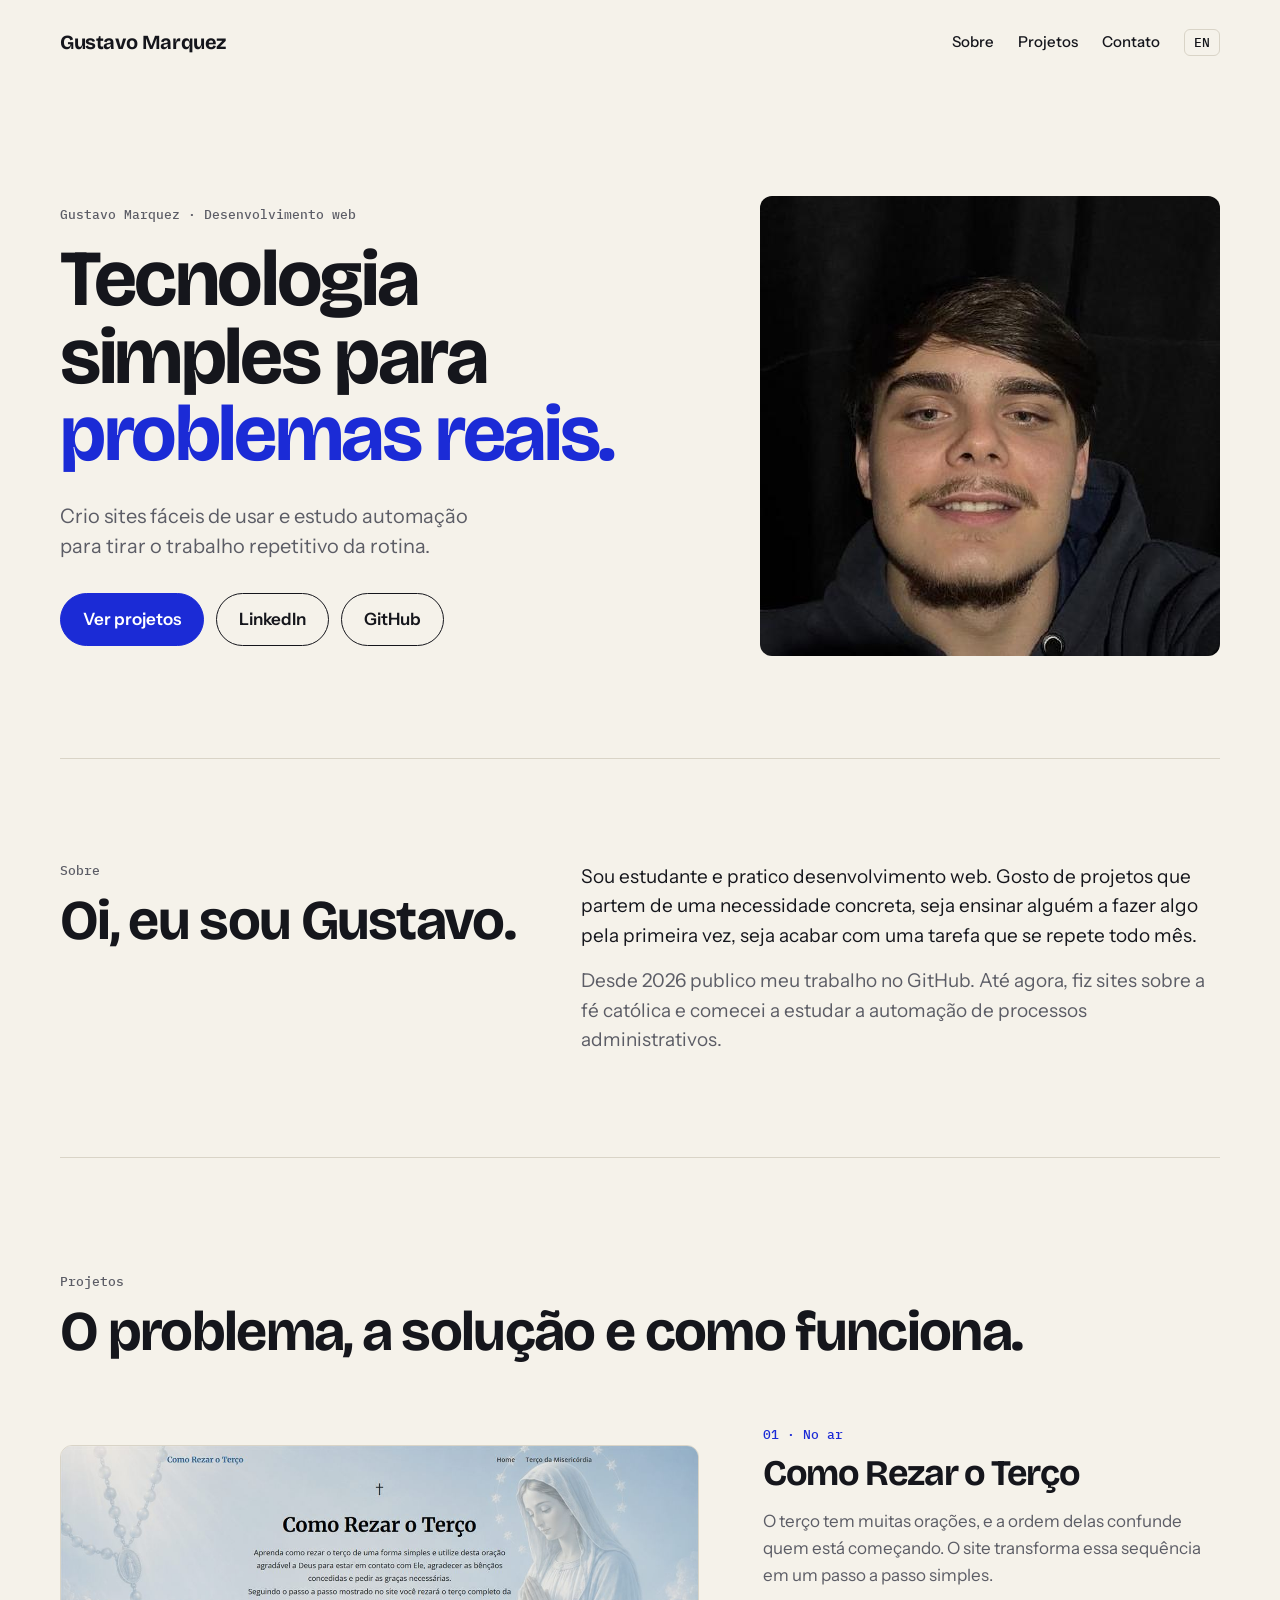
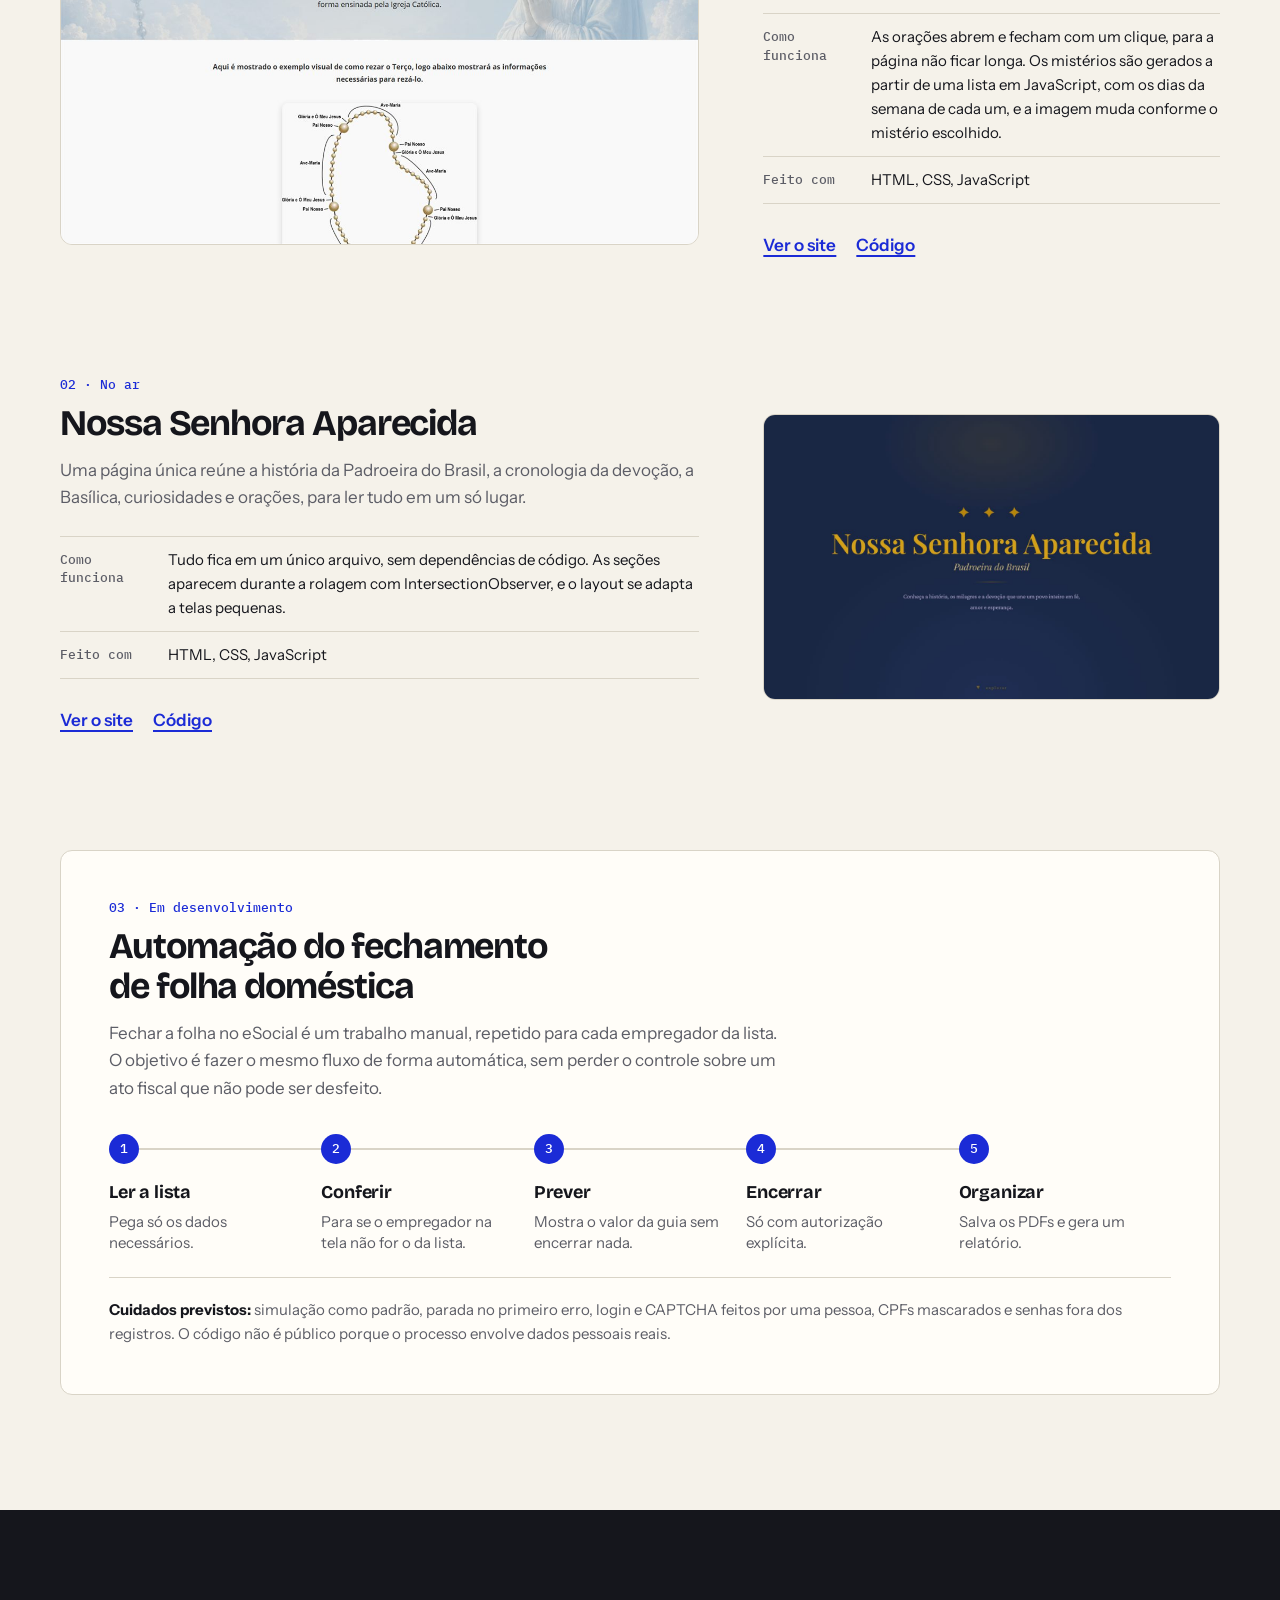
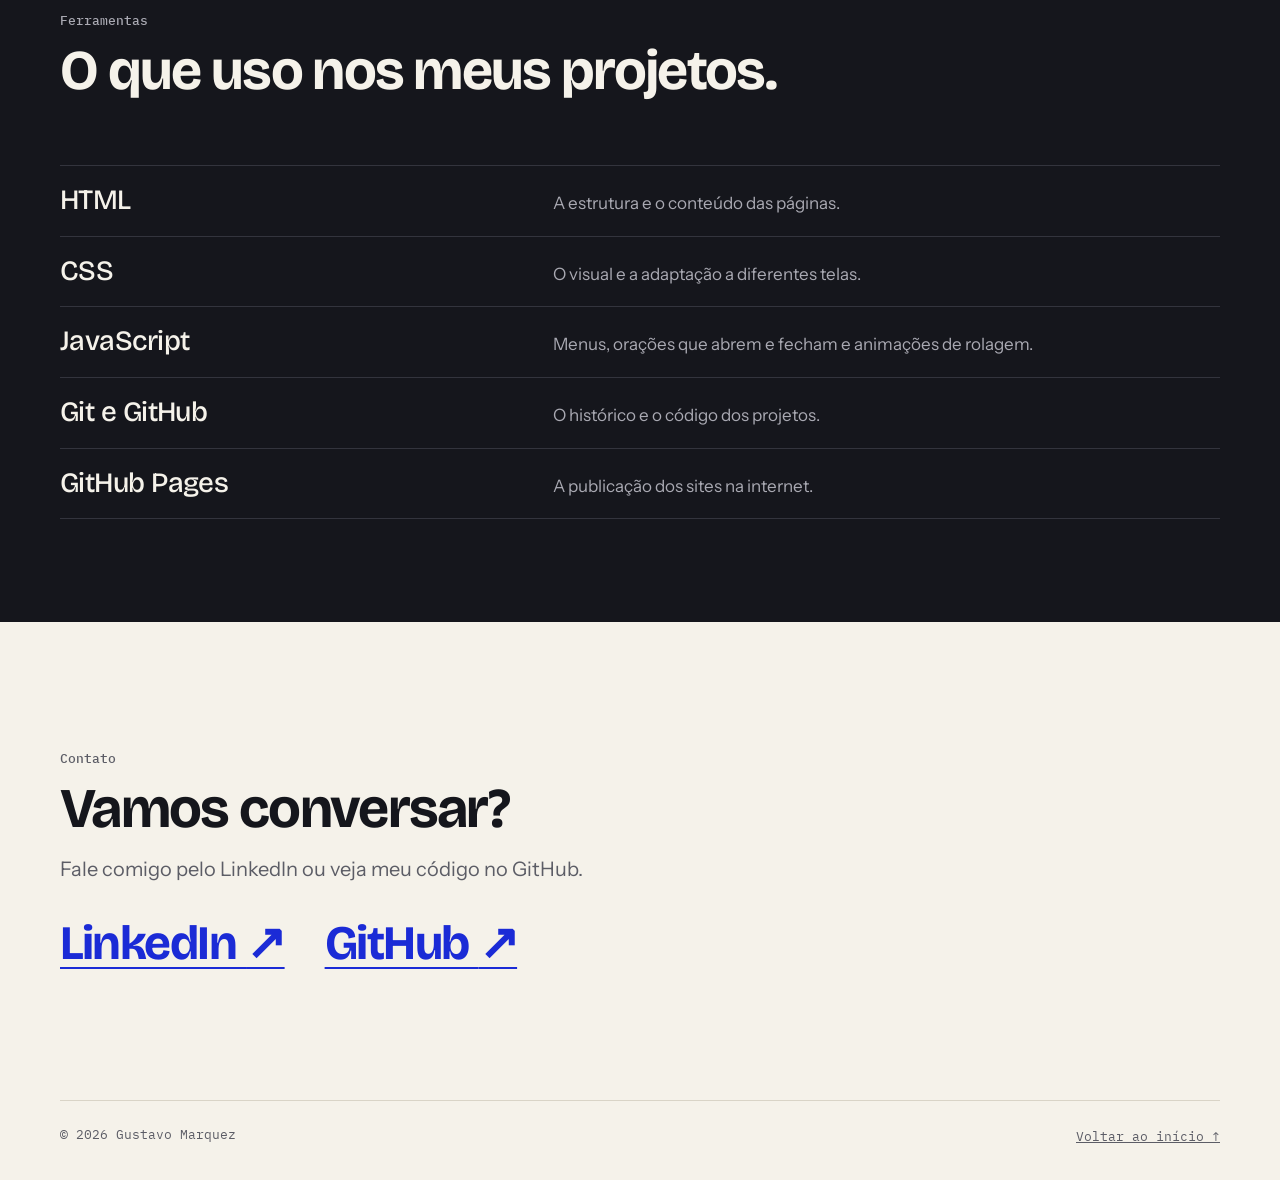
<file: index.html>
<!doctype html>
<html lang="pt-BR">
<head>
  <meta charset="utf-8">
  <meta name="viewport" content="width=device-width, initial-scale=1">
  <title>Gustavo Marquez · Desenvolvimento web</title>
  <meta name="description" content="Portfólio de Gustavo Marquez: sites fáceis de usar e automação de tarefas repetitivas.">
  <link rel="canonical" href="https://uaimarquez.github.io/">
  <link rel="alternate" hreflang="pt-BR" href="https://uaimarquez.github.io/">
  <link rel="alternate" hreflang="en" href="https://uaimarquez.github.io/en/">
  <meta property="og:title" content="Gustavo Marquez · Desenvolvimento web">
  <meta property="og:description" content="Sites fáceis de usar e automação de tarefas repetitivas.">
  <meta property="og:type" content="website">
  <meta property="og:url" content="https://uaimarquez.github.io/">
  <meta property="og:image" content="https://uaimarquez.github.io/assets/og.jpg">
  <meta property="og:image:width" content="1200">
  <meta property="og:image:height" content="630">
  <meta name="twitter:card" content="summary_large_image">
  <meta name="theme-color" content="#f5f2ea">
  <link rel="icon" href="data:image/svg+xml,%3Csvg xmlns='http://www.w3.org/2000/svg' viewBox='0 0 32 32'%3E%3Crect width='32' height='32' rx='7' fill='%231b2bd6'/%3E%3Ctext x='16' y='23' font-family='Arial' font-weight='700' font-size='20' fill='white' text-anchor='middle'%3EG%3C/text%3E%3C/svg%3E">
  <link rel="preconnect" href="https://fonts.googleapis.com">
  <link rel="preconnect" href="https://fonts.gstatic.com" crossorigin>
  <link href="https://fonts.googleapis.com/css2?family=Bricolage+Grotesque:opsz,wght@12..96,500;12..96,700&family=IBM+Plex+Mono:wght@400;500&family=Instrument+Sans:wght@400;500;600&display=swap" rel="stylesheet">
  <link rel="stylesheet" href="style.css?v=4">
</head>
<body>
  <a class="skip" href="#conteudo">Pular para o conteúdo</a>

  <header class="top wrap">
    <a class="brand" href="#inicio">Gustavo Marquez</a>
    <nav aria-label="Principal">
      <a href="#sobre">Sobre</a>
      <a href="#projetos">Projetos</a>
      <a href="#contato">Contato</a>
      <a class="lang" href="en/" hreflang="en" lang="en" aria-label="Read this page in English">EN</a>
    </nav>
  </header>

  <main id="conteudo">
    <section class="hero wrap" id="inicio">
      <div class="hero-text">
        <p class="eyebrow">Gustavo Marquez · Desenvolvimento web</p>
        <h1>Tecnologia simples para <span>problemas reais.</span></h1>
        <p class="lead">Crio sites fáceis de usar e estudo automação para tirar o trabalho repetitivo da rotina.</p>
        <div class="actions">
          <a class="btn primary" href="#projetos">Ver projetos</a>
          <a class="btn" href="https://www.linkedin.com/in/uaimarquez/" rel="noopener">LinkedIn</a>
          <a class="btn" href="https://github.com/uaimarquez" rel="noopener">GitHub</a>
        </div>
      </div>
      <figure class="portrait">
        <img src="assets/foto.jpg?v=2" width="400" height="400" alt="Retrato de Gustavo Marquez, de moletom escuro, sorrindo para a câmera">
      </figure>
    </section>

    <section class="about wrap" id="sobre" aria-labelledby="sobre-titulo">
      <div>
        <p class="eyebrow">Sobre</p>
        <h2 id="sobre-titulo">Oi, eu sou Gustavo.</h2>
      </div>
      <div class="about-text">
        <p>Sou estudante e pratico desenvolvimento web. Gosto de projetos que partem de uma necessidade concreta, seja ensinar alguém a fazer algo pela primeira vez, seja acabar com uma tarefa que se repete todo mês.</p>
        <p>Desde 2026 publico meu trabalho no GitHub. Até agora, fiz sites sobre a fé católica e comecei a estudar a automação de processos administrativos.</p>
      </div>
    </section>

    <section class="projects wrap" id="projetos" aria-labelledby="projetos-titulo">
      <div class="section-head">
        <p class="eyebrow">Projetos</p>
        <h2 id="projetos-titulo">O problema, a solução e como funciona.</h2>
      </div>

      <article class="project">
        <a class="shot" href="https://uaimarquez.github.io/como-rezar-o-terco/" rel="noopener" aria-label="Abrir o site Como Rezar o Terço">
          <img src="assets/terco.jpg" width="1200" height="750" loading="lazy" alt="Página inicial do site Como Rezar o Terço, com um céu claro e o título centralizado">
        </a>
        <div class="project-body">
          <p class="index">01 · No ar</p>
          <h3>Como Rezar o Terço</h3>
          <p>O terço tem muitas orações, e a ordem delas confunde quem está começando. O site transforma essa sequência em um passo a passo simples.</p>
          <dl class="facts">
            <div><dt>Como funciona</dt><dd>As orações abrem e fecham com um clique, para a página não ficar longa. Os mistérios são gerados a partir de uma lista em JavaScript, com os dias da semana de cada um, e a imagem muda conforme o mistério escolhido.</dd></div>
            <div><dt>Feito com</dt><dd>HTML, CSS, JavaScript</dd></div>
          </dl>
          <p class="links">
            <a href="https://uaimarquez.github.io/como-rezar-o-terco/" rel="noopener">Ver o site</a>
            <a href="https://github.com/uaimarquez/como-rezar-o-terco" rel="noopener">Código</a>
          </p>
        </div>
      </article>

      <article class="project flip">
        <a class="shot" href="https://uaimarquez.github.io/NossaSenhoraAparecida/" rel="noopener" aria-label="Abrir o site Nossa Senhora Aparecida">
          <img src="assets/aparecida.jpg" width="1200" height="750" loading="lazy" alt="Página inicial do site Nossa Senhora Aparecida, com título dourado sobre fundo azul-marinho">
        </a>
        <div class="project-body">
          <p class="index">02 · No ar</p>
          <h3>Nossa Senhora Aparecida</h3>
          <p>Uma página única reúne a história da Padroeira do Brasil, a cronologia da devoção, a Basílica, curiosidades e orações, para ler tudo em um só lugar.</p>
          <dl class="facts">
            <div><dt>Como funciona</dt><dd>Tudo fica em um único arquivo, sem dependências de código. As seções aparecem durante a rolagem com IntersectionObserver, e o layout se adapta a telas pequenas.</dd></div>
            <div><dt>Feito com</dt><dd>HTML, CSS, JavaScript</dd></div>
          </dl>
          <p class="links">
            <a href="https://uaimarquez.github.io/NossaSenhoraAparecida/" rel="noopener">Ver o site</a>
            <a href="https://github.com/uaimarquez/NossaSenhoraAparecida" rel="noopener">Código</a>
          </p>
        </div>
      </article>

      <article class="study">
        <div class="study-head">
          <p class="index">03 · Em desenvolvimento</p>
          <h3>Automação do fechamento de folha doméstica</h3>
          <p>Fechar a folha no eSocial é um trabalho manual, repetido para cada empregador da lista. O objetivo é fazer o mesmo fluxo de forma automática, sem perder o controle sobre um ato fiscal que não pode ser desfeito.</p>
        </div>
        <ol class="flow" aria-label="Etapas do fluxo planejado">
          <li><strong>Ler a lista</strong><span>Pega só os dados necessários.</span></li>
          <li><strong>Conferir</strong><span>Para se o empregador na tela não for o da lista.</span></li>
          <li><strong>Prever</strong><span>Mostra o valor da guia sem encerrar nada.</span></li>
          <li><strong>Encerrar</strong><span>Só com autorização explícita.</span></li>
          <li><strong>Organizar</strong><span>Salva os PDFs e gera um relatório.</span></li>
        </ol>
        <p class="study-note"><strong>Cuidados previstos:</strong> simulação como padrão, parada no primeiro erro, login e CAPTCHA feitos por uma pessoa, CPFs mascarados e senhas fora dos registros. O código não é público porque o processo envolve dados pessoais reais.</p>
      </article>
    </section>

    <section class="tools" id="ferramentas" aria-labelledby="ferramentas-titulo">
      <div class="wrap">
        <div class="section-head">
          <p class="eyebrow">Ferramentas</p>
          <h2 id="ferramentas-titulo">O que uso nos meus projetos.</h2>
        </div>
        <ul class="tool-list">
          <li><strong>HTML</strong><span>A estrutura e o conteúdo das páginas.</span></li>
          <li><strong>CSS</strong><span>O visual e a adaptação a diferentes telas.</span></li>
          <li><strong>JavaScript</strong><span>Menus, orações que abrem e fecham e animações de rolagem.</span></li>
          <li><strong>Git e GitHub</strong><span>O histórico e o código dos projetos.</span></li>
          <li><strong>GitHub Pages</strong><span>A publicação dos sites na internet.</span></li>
        </ul>
      </div>
    </section>

    <section class="contact wrap" id="contato" aria-labelledby="contato-titulo">
      <p class="eyebrow">Contato</p>
      <h2 id="contato-titulo">Vamos conversar?</h2>
      <p class="lead">Fale comigo pelo LinkedIn ou veja meu código no GitHub.</p>
      <div class="big-links">
        <a class="big-link" href="https://www.linkedin.com/in/uaimarquez/" rel="noopener">LinkedIn <span aria-hidden="true">↗</span></a>
        <a class="big-link" href="https://github.com/uaimarquez" rel="noopener">GitHub <span aria-hidden="true">↗</span></a>
      </div>
    </section>
  </main>

  <footer class="wrap foot">
    <span>© 2026 Gustavo Marquez</span>
    <a href="#inicio">Voltar ao início ↑</a>
  </footer>
</body>
</html>
</file>
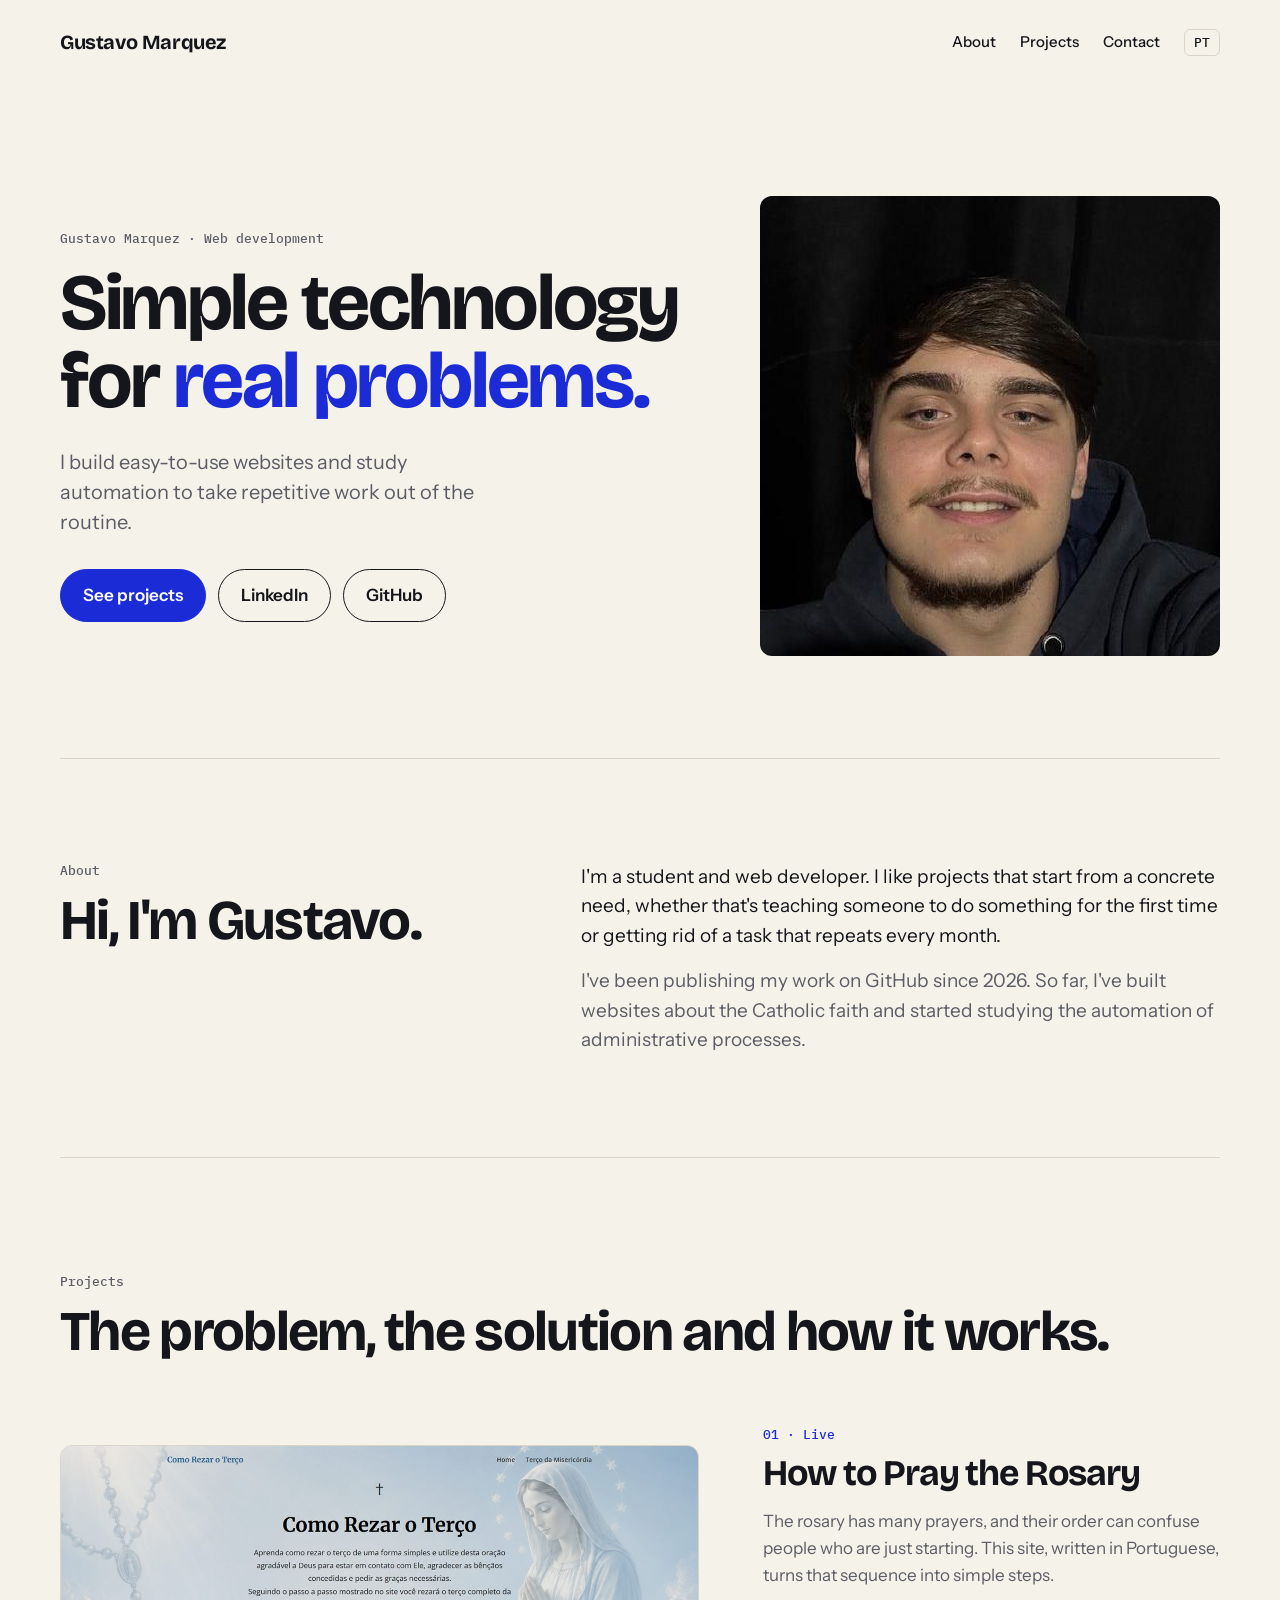
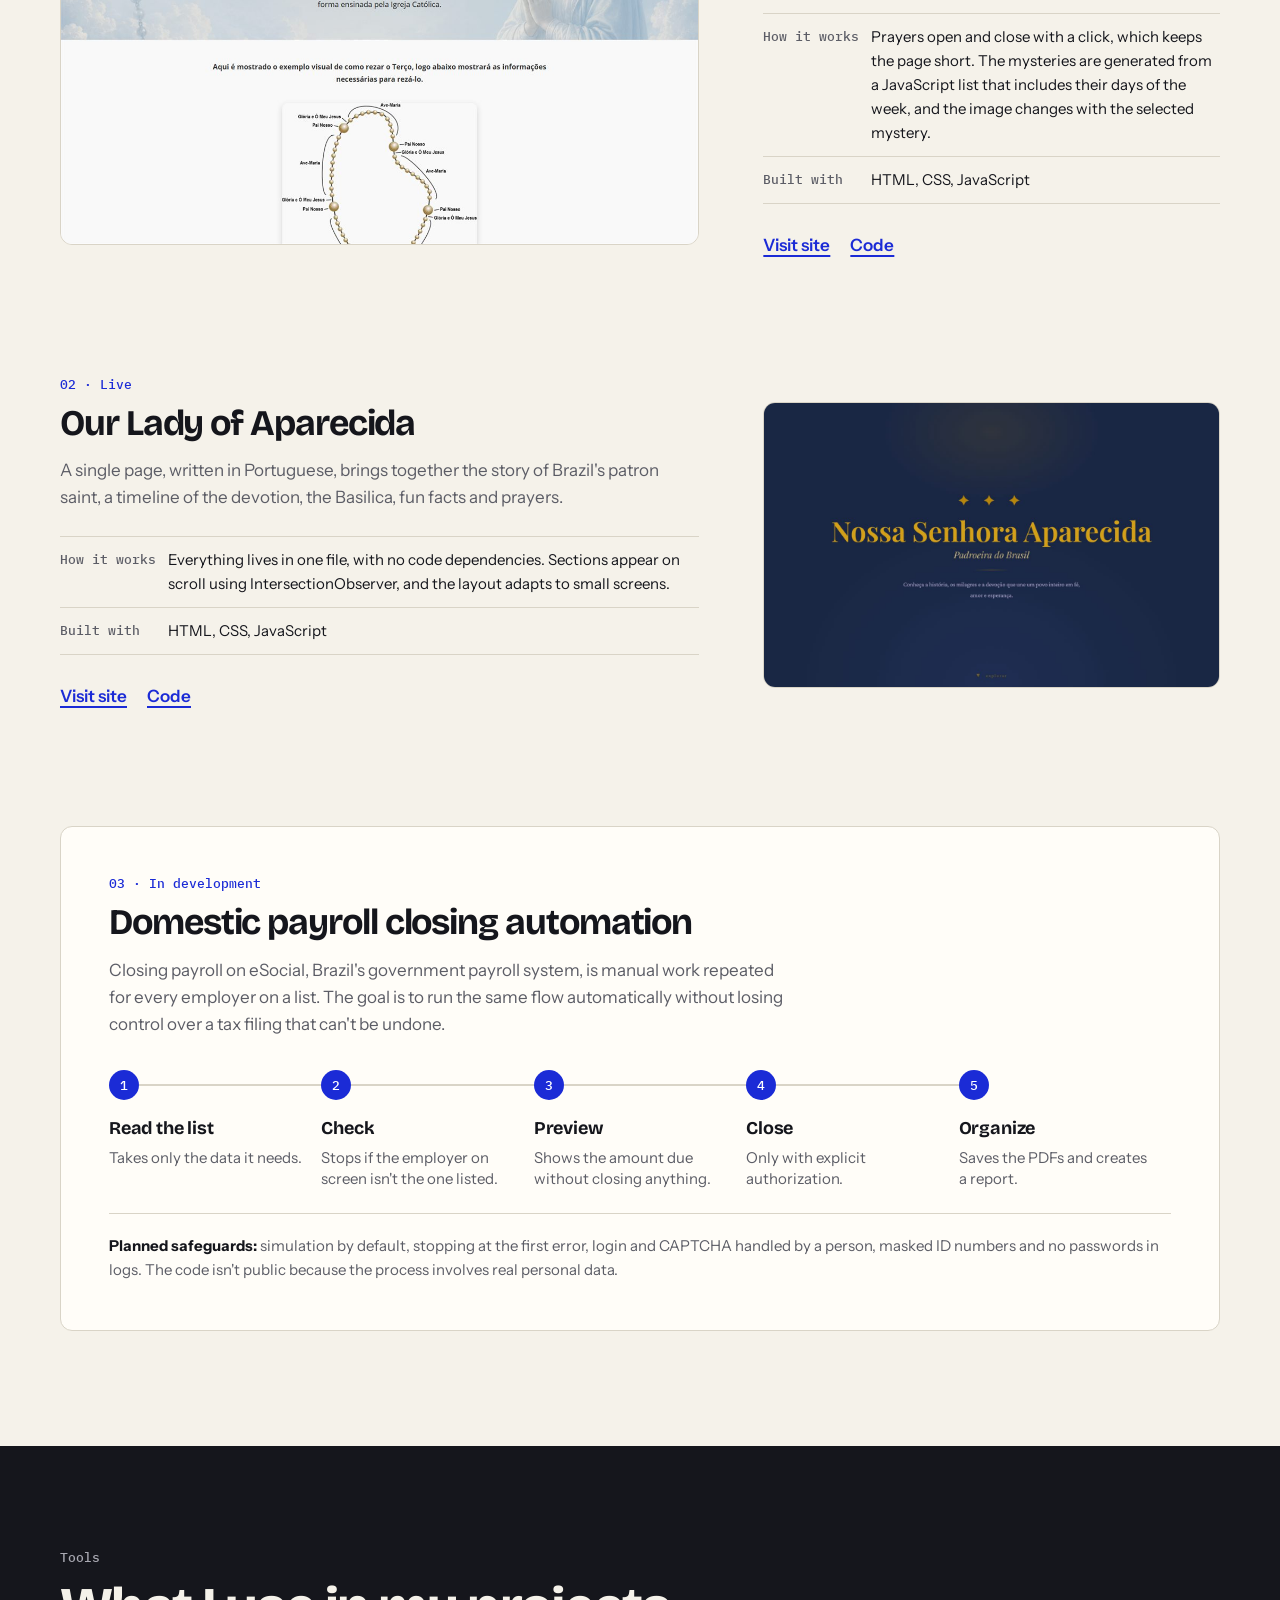
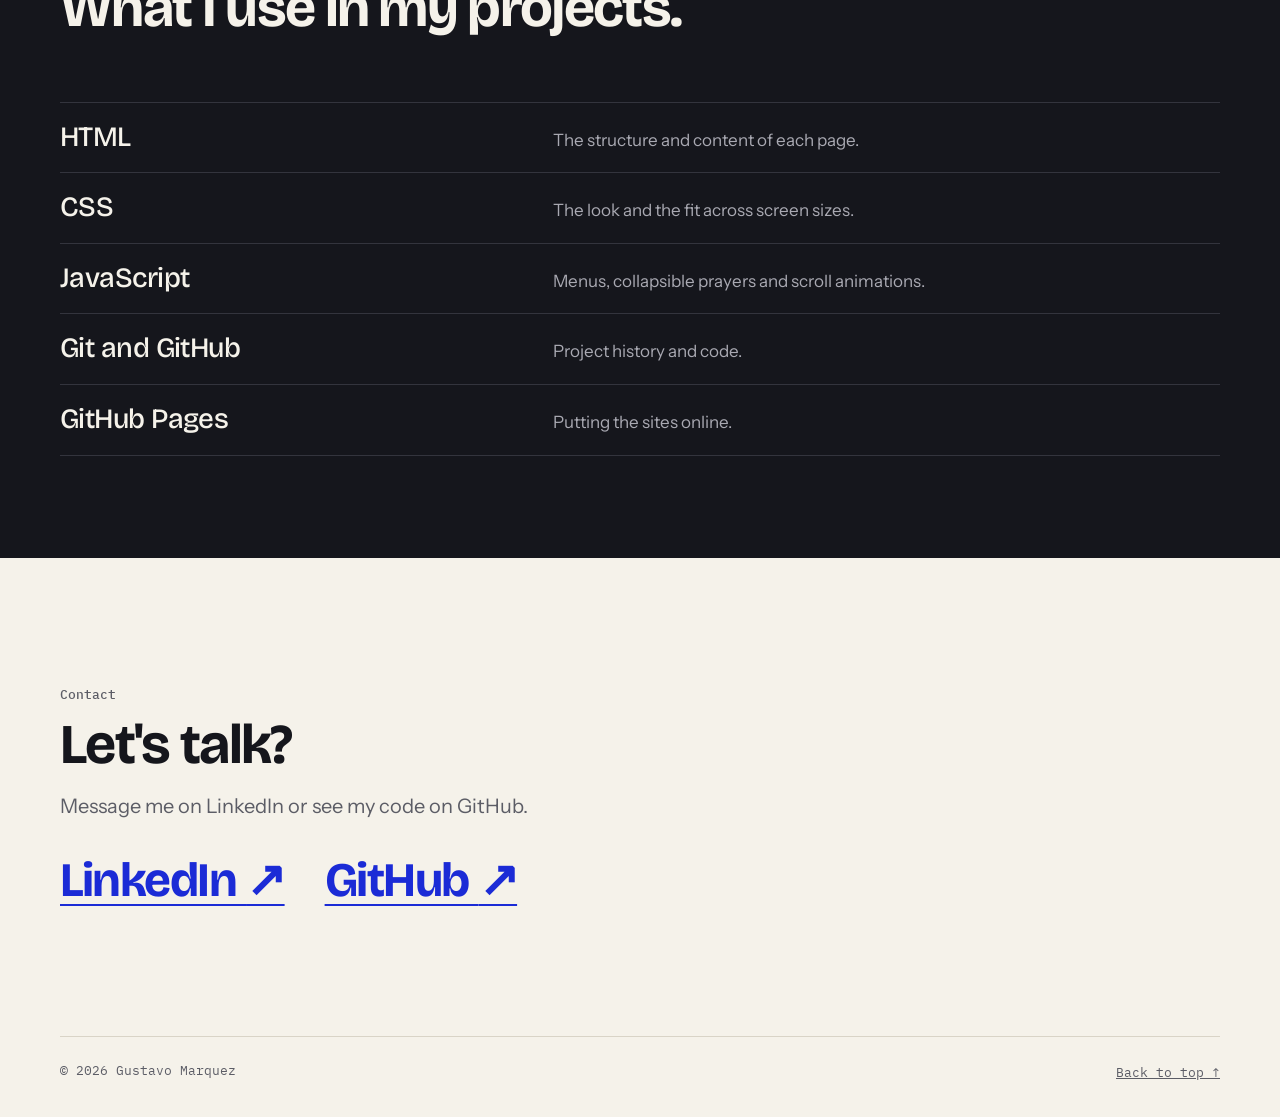
<file: en/index.html>
<!doctype html>
<html lang="en">
<head>
  <meta charset="utf-8">
  <meta name="viewport" content="width=device-width, initial-scale=1">
  <title>Gustavo Marquez · Web development</title>
  <meta name="description" content="Portfolio of Gustavo Marquez, a student and web developer: easy-to-use websites and automation of repetitive work.">
  <link rel="canonical" href="https://uaimarquez.github.io/en/">
  <link rel="alternate" hreflang="pt-BR" href="https://uaimarquez.github.io/">
  <link rel="alternate" hreflang="en" href="https://uaimarquez.github.io/en/">
  <meta property="og:title" content="Gustavo Marquez · Web development">
  <meta property="og:description" content="Easy-to-use websites and automation of repetitive work.">
  <meta property="og:type" content="website">
  <meta property="og:url" content="https://uaimarquez.github.io/en/">
  <meta property="og:image" content="https://uaimarquez.github.io/assets/og.jpg">
  <meta property="og:image:width" content="1200">
  <meta property="og:image:height" content="630">
  <meta name="twitter:card" content="summary_large_image">
  <meta name="theme-color" content="#f5f2ea">
  <link rel="icon" href="data:image/svg+xml,%3Csvg xmlns='http://www.w3.org/2000/svg' viewBox='0 0 32 32'%3E%3Crect width='32' height='32' rx='7' fill='%231b2bd6'/%3E%3Ctext x='16' y='23' font-family='Arial' font-weight='700' font-size='20' fill='white' text-anchor='middle'%3EG%3C/text%3E%3C/svg%3E">
  <link rel="preconnect" href="https://fonts.googleapis.com">
  <link rel="preconnect" href="https://fonts.gstatic.com" crossorigin>
  <link href="https://fonts.googleapis.com/css2?family=Bricolage+Grotesque:opsz,wght@12..96,500;12..96,700&family=IBM+Plex+Mono:wght@400;500&family=Instrument+Sans:wght@400;500;600&display=swap" rel="stylesheet">
  <link rel="stylesheet" href="../style.css?v=4">
</head>
<body>
  <a class="skip" href="#content">Skip to content</a>

  <header class="top wrap">
    <a class="brand" href="#home">Gustavo Marquez</a>
    <nav aria-label="Main">
      <a href="#about">About</a>
      <a href="#projects">Projects</a>
      <a href="#contact">Contact</a>
      <a class="lang" href="../" hreflang="pt-BR" lang="pt-BR" aria-label="Ler esta página em português">PT</a>
    </nav>
  </header>

  <main id="content">
    <section class="hero wrap" id="home">
      <div class="hero-text">
        <p class="eyebrow">Gustavo Marquez · Web development</p>
        <h1>Simple technology for <span>real problems.</span></h1>
        <p class="lead">I build easy-to-use websites and study automation to take repetitive work out of the routine.</p>
        <div class="actions">
          <a class="btn primary" href="#projects">See projects</a>
          <a class="btn" href="https://www.linkedin.com/in/uaimarquez/" rel="noopener">LinkedIn</a>
          <a class="btn" href="https://github.com/uaimarquez" rel="noopener">GitHub</a>
        </div>
      </div>
      <figure class="portrait">
        <img src="../assets/foto.jpg?v=2" width="400" height="400" alt="Portrait of Gustavo Marquez in a dark hoodie, smiling at the camera">
      </figure>
    </section>

    <section class="about wrap" id="about" aria-labelledby="about-title">
      <div>
        <p class="eyebrow">About</p>
        <h2 id="about-title">Hi, I'm Gustavo.</h2>
      </div>
      <div class="about-text">
        <p>I'm a student and web developer. I like projects that start from a concrete need, whether that's teaching someone to do something for the first time or getting rid of a task that repeats every month.</p>
        <p>I've been publishing my work on GitHub since 2026. So far, I've built websites about the Catholic faith and started studying the automation of administrative processes.</p>
      </div>
    </section>

    <section class="projects wrap" id="projects" aria-labelledby="projects-title">
      <div class="section-head">
        <p class="eyebrow">Projects</p>
        <h2 id="projects-title">The problem, the solution and how it works.</h2>
      </div>

      <article class="project">
        <a class="shot" href="https://uaimarquez.github.io/como-rezar-o-terco/" rel="noopener" aria-label="Open the How to Pray the Rosary website">
          <img src="../assets/terco.jpg" width="1200" height="750" loading="lazy" alt="Home page of the How to Pray the Rosary website, with a pale sky and a centered title">
        </a>
        <div class="project-body">
          <p class="index">01 · Live</p>
          <h3>How to Pray the Rosary</h3>
          <p>The rosary has many prayers, and their order can confuse people who are just starting. This site, written in Portuguese, turns that sequence into simple steps.</p>
          <dl class="facts">
            <div><dt>How it works</dt><dd>Prayers open and close with a click, which keeps the page short. The mysteries are generated from a JavaScript list that includes their days of the week, and the image changes with the selected mystery.</dd></div>
            <div><dt>Built with</dt><dd>HTML, CSS, JavaScript</dd></div>
          </dl>
          <p class="links">
            <a href="https://uaimarquez.github.io/como-rezar-o-terco/" rel="noopener">Visit site</a>
            <a href="https://github.com/uaimarquez/como-rezar-o-terco" rel="noopener">Code</a>
          </p>
        </div>
      </article>

      <article class="project flip">
        <a class="shot" href="https://uaimarquez.github.io/NossaSenhoraAparecida/" rel="noopener" aria-label="Open the Our Lady of Aparecida website">
          <img src="../assets/aparecida.jpg" width="1200" height="750" loading="lazy" alt="Home page of the Our Lady of Aparecida website, with a gold title on a navy background">
        </a>
        <div class="project-body">
          <p class="index">02 · Live</p>
          <h3>Our Lady of Aparecida</h3>
          <p>A single page, written in Portuguese, brings together the story of Brazil's patron saint, a timeline of the devotion, the Basilica, fun facts and prayers.</p>
          <dl class="facts">
            <div><dt>How it works</dt><dd>Everything lives in one file, with no code dependencies. Sections appear on scroll using IntersectionObserver, and the layout adapts to small screens.</dd></div>
            <div><dt>Built with</dt><dd>HTML, CSS, JavaScript</dd></div>
          </dl>
          <p class="links">
            <a href="https://uaimarquez.github.io/NossaSenhoraAparecida/" rel="noopener">Visit site</a>
            <a href="https://github.com/uaimarquez/NossaSenhoraAparecida" rel="noopener">Code</a>
          </p>
        </div>
      </article>

      <article class="study">
        <div class="study-head">
          <p class="index">03 · In development</p>
          <h3>Domestic payroll closing automation</h3>
          <p>Closing payroll on eSocial, Brazil's government payroll system, is manual work repeated for every employer on a list. The goal is to run the same flow automatically without losing control over a tax filing that can't be undone.</p>
        </div>
        <ol class="flow" aria-label="Steps of the planned flow">
          <li><strong>Read the list</strong><span>Takes only the data it needs.</span></li>
          <li><strong>Check</strong><span>Stops if the employer on screen isn't the one listed.</span></li>
          <li><strong>Preview</strong><span>Shows the amount due without closing anything.</span></li>
          <li><strong>Close</strong><span>Only with explicit authorization.</span></li>
          <li><strong>Organize</strong><span>Saves the PDFs and creates a report.</span></li>
        </ol>
        <p class="study-note"><strong>Planned safeguards:</strong> simulation by default, stopping at the first error, login and CAPTCHA handled by a person, masked ID numbers and no passwords in logs. The code isn't public because the process involves real personal data.</p>
      </article>
    </section>

    <section class="tools" id="tools" aria-labelledby="tools-title">
      <div class="wrap">
        <div class="section-head">
          <p class="eyebrow">Tools</p>
          <h2 id="tools-title">What I use in my projects.</h2>
        </div>
        <ul class="tool-list">
          <li><strong>HTML</strong><span>The structure and content of each page.</span></li>
          <li><strong>CSS</strong><span>The look and the fit across screen sizes.</span></li>
          <li><strong>JavaScript</strong><span>Menus, collapsible prayers and scroll animations.</span></li>
          <li><strong>Git and GitHub</strong><span>Project history and code.</span></li>
          <li><strong>GitHub Pages</strong><span>Putting the sites online.</span></li>
        </ul>
      </div>
    </section>

    <section class="contact wrap" id="contact" aria-labelledby="contact-title">
      <p class="eyebrow">Contact</p>
      <h2 id="contact-title">Let's talk?</h2>
      <p class="lead">Message me on LinkedIn or see my code on GitHub.</p>
      <div class="big-links">
        <a class="big-link" href="https://www.linkedin.com/in/uaimarquez/" rel="noopener">LinkedIn <span aria-hidden="true">↗</span></a>
        <a class="big-link" href="https://github.com/uaimarquez" rel="noopener">GitHub <span aria-hidden="true">↗</span></a>
      </div>
    </section>
  </main>

  <footer class="wrap foot">
    <span>© 2026 Gustavo Marquez</span>
    <a href="#home">Back to top ↑</a>
  </footer>
</body>
</html>
</file>
<file: style.css>
:root {
  --bg: #f5f2ea;
  --surface: #fffdf8;
  --ink: #15161c;
  --muted: #5c5d66;
  --line: #d9d4c7;
  --accent: #1b2bd6;
  --on-accent: #ffffff;
  --band: #15161c;
  --band-ink: #f5f2ea;
  --band-muted: #a9a9b2;
  --band-line: #33343d;
  --display: "Bricolage Grotesque", "Segoe UI", sans-serif;
  --body: "Instrument Sans", "Segoe UI", sans-serif;
  --mono: "IBM Plex Mono", Consolas, monospace;
}

@media (prefers-color-scheme: dark) {
  :root {
    --bg: #121318;
    --surface: #1b1c23;
    --ink: #f2efe7;
    --muted: #a9a9b2;
    --line: #30313a;
    --accent: #8d97ff;
    --on-accent: #10111a;
    --band: #1b1c23;
    --band-line: #383943;
  }
}

*, *::before, *::after { box-sizing: border-box; }
html { scroll-behavior: smooth; scroll-padding-top: 24px; }
body {
  margin: 0;
  background: var(--bg);
  color: var(--ink);
  font: 400 1.0625rem/1.6 var(--body);
  -webkit-font-smoothing: antialiased;
}
img { display: block; max-width: 100%; height: auto; }
a { color: inherit; }
:focus-visible { outline: 3px solid var(--accent); outline-offset: 3px; border-radius: 2px; }

.wrap { width: min(1160px, 100% - 48px); margin-inline: auto; }

.skip {
  position: absolute; left: 16px; top: -60px;
  padding: 10px 16px; background: var(--accent); color: var(--on-accent); z-index: 2;
}
.skip:focus { top: 12px; }

/* Header */
.top {
  display: flex; justify-content: space-between; align-items: center; gap: 16px;
  padding-block: 24px;
}
.brand {
  font: 700 1.25rem/1 var(--display);
  letter-spacing: -0.02em; text-decoration: none;
}
.top nav { display: flex; gap: 24px; }
.top nav a {
  font-size: 0.9375rem; font-weight: 500; text-decoration: none;
  padding-block: 6px;
}
.top nav a:hover { color: var(--accent); }
.top nav .lang {
  font: 500 0.8125rem/1 var(--mono);
  padding: 6px 9px; border: 1px solid var(--line); border-radius: 6px;
  align-self: center;
}

/* Shared type */
.eyebrow, .index, dt {
  font: 500 0.8125rem/1.4 var(--mono);
  color: var(--muted);
  margin: 0;
}
h1, h2, h3 {
  font-family: var(--display); font-weight: 700;
  letter-spacing: -0.03em; margin: 0; text-wrap: balance;
}
.lead { font-size: 1.25rem; line-height: 1.5; color: var(--muted); margin: 0; max-width: 34ch; }

/* Hero */
.hero {
  display: grid; grid-template-columns: minmax(0, 1fr) minmax(260px, 460px);
  gap: clamp(32px, 5vw, 72px); align-items: center;
  padding-block: clamp(48px, 9vw, 112px) clamp(56px, 8vw, 104px);
  border-bottom: 1px solid var(--line);
}
h1 {
  font-size: clamp(2.75rem, 6.2vw, 5.25rem); line-height: 0.98;
  margin: 16px 0 28px;
}
h1 span { color: var(--accent); }
.actions { display: flex; flex-wrap: wrap; gap: 12px; margin-top: 32px; }
.btn {
  display: inline-block; padding: 12px 22px;
  border: 1.5px solid var(--ink); border-radius: 999px;
  font-weight: 600; text-decoration: none;
  transition: background-color .15s ease, color .15s ease, border-color .15s ease;
}
.btn:hover { background: var(--ink); color: var(--bg); }
.btn.primary { background: var(--accent); border-color: var(--accent); color: var(--on-accent); }
.btn.primary:hover { background: var(--ink); border-color: var(--ink); color: var(--bg); }
.portrait { margin: 0; }
.portrait img {
  width: 100%; aspect-ratio: 1; object-fit: cover;
  border-radius: 12px; background: var(--line);
}

/* About */
.about {
  display: grid; grid-template-columns: minmax(0, 5fr) minmax(0, 7fr);
  gap: clamp(20px, 5vw, 64px); align-items: start;
  padding-block: clamp(56px, 8vw, 104px);
  border-bottom: 1px solid var(--line);
}
.about-text { font-size: 1.1875rem; line-height: 1.55; }
.about-text p { margin: 0; max-width: 56ch; }
.about-text p + p { margin-top: 16px; color: var(--muted); }

/* Case study without screenshots */
.study {
  margin-top: clamp(64px, 9vw, 112px); padding: clamp(24px, 4vw, 48px);
  background: var(--surface); border: 1px solid var(--line); border-radius: 12px;
}
.study-head { max-width: 680px; }
.study-head > p:last-child { margin: 0; color: var(--muted); }
.flow {
  list-style: none; margin: 32px 0 24px; padding: 0;
  display: grid; grid-template-columns: repeat(5, minmax(0, 1fr)); gap: 0;
  counter-reset: step;
}
.flow li {
  counter-increment: step; position: relative;
  padding: 44px 16px 0 0; display: flex; flex-direction: column; gap: 4px;
}
.flow li::before {
  content: counter(step);
  position: absolute; top: 0; left: 0; z-index: 1;
  width: 30px; height: 30px; border-radius: 50%;
  display: grid; place-items: center;
  background: var(--accent); color: var(--on-accent);
  font: 500 0.8125rem/1 var(--mono);
}
.flow li::after {
  content: ""; position: absolute; top: 14px; left: 30px; right: 0;
  height: 2px; background: var(--line);
}
.flow li:last-child::after { display: none; }
.flow strong { font-family: var(--display); font-size: 1.125rem; letter-spacing: -0.01em; }
.flow span { font-size: 0.9375rem; line-height: 1.4; color: var(--muted); }
.study-note { margin: 0; padding-top: 20px; border-top: 1px solid var(--line); font-size: 0.9375rem; color: var(--muted); }
.study-note strong { color: var(--ink); }

/* Projects */
.projects { padding-block: clamp(64px, 9vw, 120px); }
.section-head { margin-bottom: clamp(36px, 5vw, 64px); }
h2 { font-size: clamp(2rem, 4.6vw, 3.5rem); line-height: 1.05; margin-top: 12px; }

.project {
  display: grid; grid-template-columns: minmax(0, 7fr) minmax(0, 5fr);
  gap: clamp(28px, 5vw, 64px); align-items: center;
}
.project + .project { margin-top: clamp(64px, 9vw, 112px); }
.project.flip .shot { order: 2; }

.shot {
  display: block; overflow: hidden;
  border: 1px solid var(--line); border-radius: 12px; background: var(--surface);
}
.shot img { width: 100%; transition: transform .35s ease; }
.shot:hover img { transform: scale(1.025); }

.index { color: var(--accent); }
h3 { font-size: clamp(1.625rem, 3vw, 2.25rem); line-height: 1.1; margin: 10px 0 14px; }
.project-body > p:not(.index):not(.links) { margin: 0; color: var(--muted); }

.facts { margin: 24px 0; border-top: 1px solid var(--line); }
.facts div {
  display: grid; grid-template-columns: 96px 1fr; gap: 12px;
  padding-block: 11px; border-bottom: 1px solid var(--line);
}
dt { padding-top: 3px; }
dd { margin: 0; font-size: 0.9375rem; }

.links { display: flex; flex-wrap: wrap; gap: 20px; margin: 0; }
.links a {
  font-weight: 600; color: var(--accent);
  text-decoration: underline; text-underline-offset: 4px; text-decoration-thickness: 1.5px;
  padding-block: 4px;
}
.links a:hover { color: var(--ink); }

/* Tools */
.tools { background: var(--band); color: var(--band-ink); padding-block: clamp(64px, 8vw, 104px); }
.tools .eyebrow { color: var(--band-muted); }
.tool-list { list-style: none; margin: 0; padding: 0; border-top: 1px solid var(--band-line); }
.tool-list li {
  display: grid; grid-template-columns: minmax(0, 5fr) minmax(0, 7fr); gap: 16px; align-items: baseline;
  padding-block: 18px; border-bottom: 1px solid var(--band-line);
}
.tool-list strong { font: 500 clamp(1.25rem, 2.4vw, 1.75rem)/1.2 var(--display); letter-spacing: -0.02em; }
.tool-list span { color: var(--band-muted); }

/* Contact */
.contact { padding-block: clamp(72px, 10vw, 136px); }
.contact .lead { margin-top: 16px; max-width: none; }
.big-links { display: flex; flex-wrap: wrap; gap: 12px 40px; margin-top: 32px; }
.big-link {
  display: inline-block;
  font: 700 clamp(1.375rem, 4.6vw, 3rem)/1.15 var(--display);
  letter-spacing: -0.03em; color: var(--accent);
  text-decoration: underline; text-underline-offset: 8px; text-decoration-thickness: 2px;
  overflow-wrap: anywhere;
}
.big-link:hover { color: var(--ink); }

/* Footer */
.foot {
  display: flex; justify-content: space-between; flex-wrap: wrap; gap: 12px;
  padding-block: 24px 32px; border-top: 1px solid var(--line);
  font: 400 0.8125rem/1.5 var(--mono); color: var(--muted);
}
.foot a { padding-block: 2px; }

@media (max-width: 760px) {
  .wrap { width: calc(100% - 32px); }
  .hero { grid-template-columns: 1fr; align-items: start; }
  .portrait { width: min(280px, 100%); order: -1; justify-self: center; }
  .about { grid-template-columns: 1fr; }
  .project { grid-template-columns: 1fr; }
  .project.flip .shot { order: 0; }
  .flow { grid-template-columns: 1fr; }
  .flow li { padding: 3px 0 20px 44px; }
  .flow li::after { top: 30px; bottom: 0; left: 14px; right: auto; width: 2px; height: auto; }
  .facts div { grid-template-columns: 1fr; gap: 2px; }
  .top { flex-wrap: wrap; }
  .tool-list li { grid-template-columns: 1fr; gap: 2px; }
  .top nav { gap: 14px; }
  .top nav a { font-size: 0.875rem; }
}

@media (max-width: 400px) {
  .brand { font-size: 1.0625rem; }
  .top nav { gap: 10px; }
  .top nav a { font-size: 0.8125rem; }
}

@media (prefers-reduced-motion: reduce) {
  html { scroll-behavior: auto; }
  * { transition: none !important; }
}
</file>
